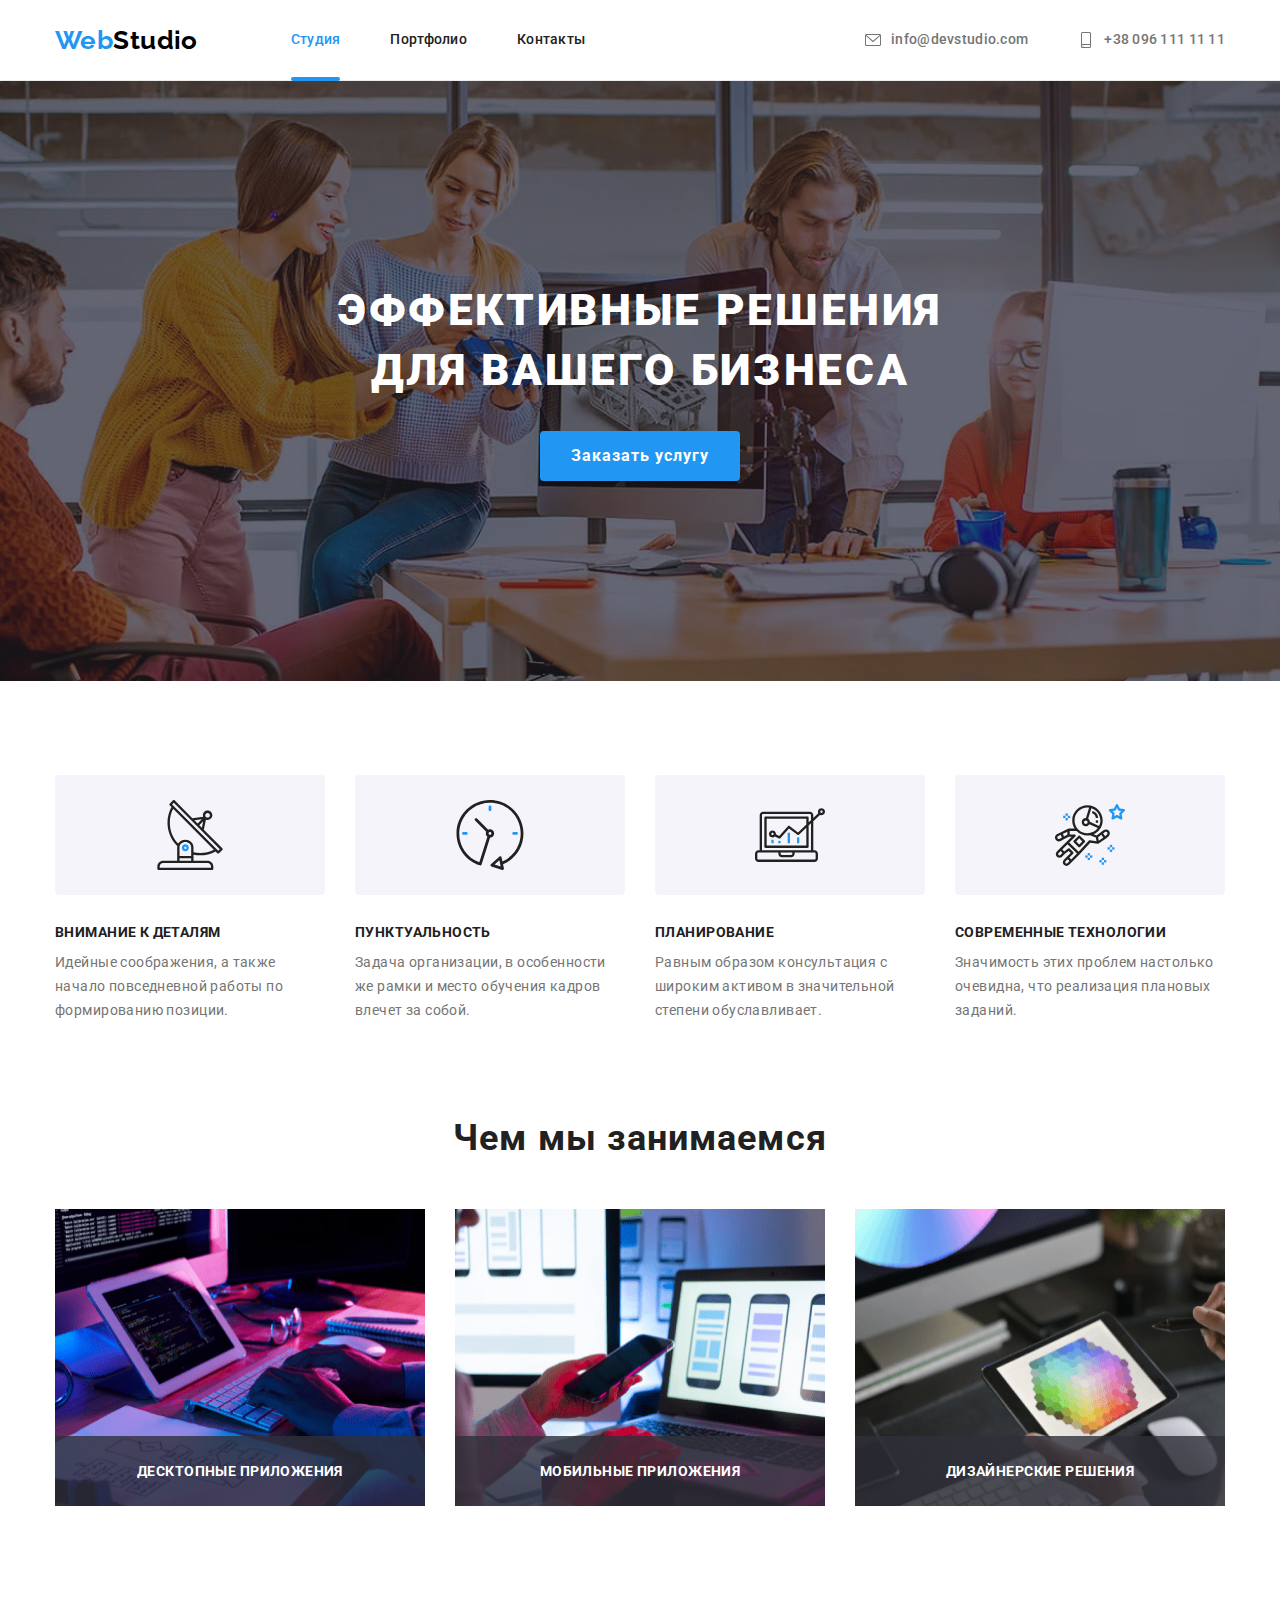
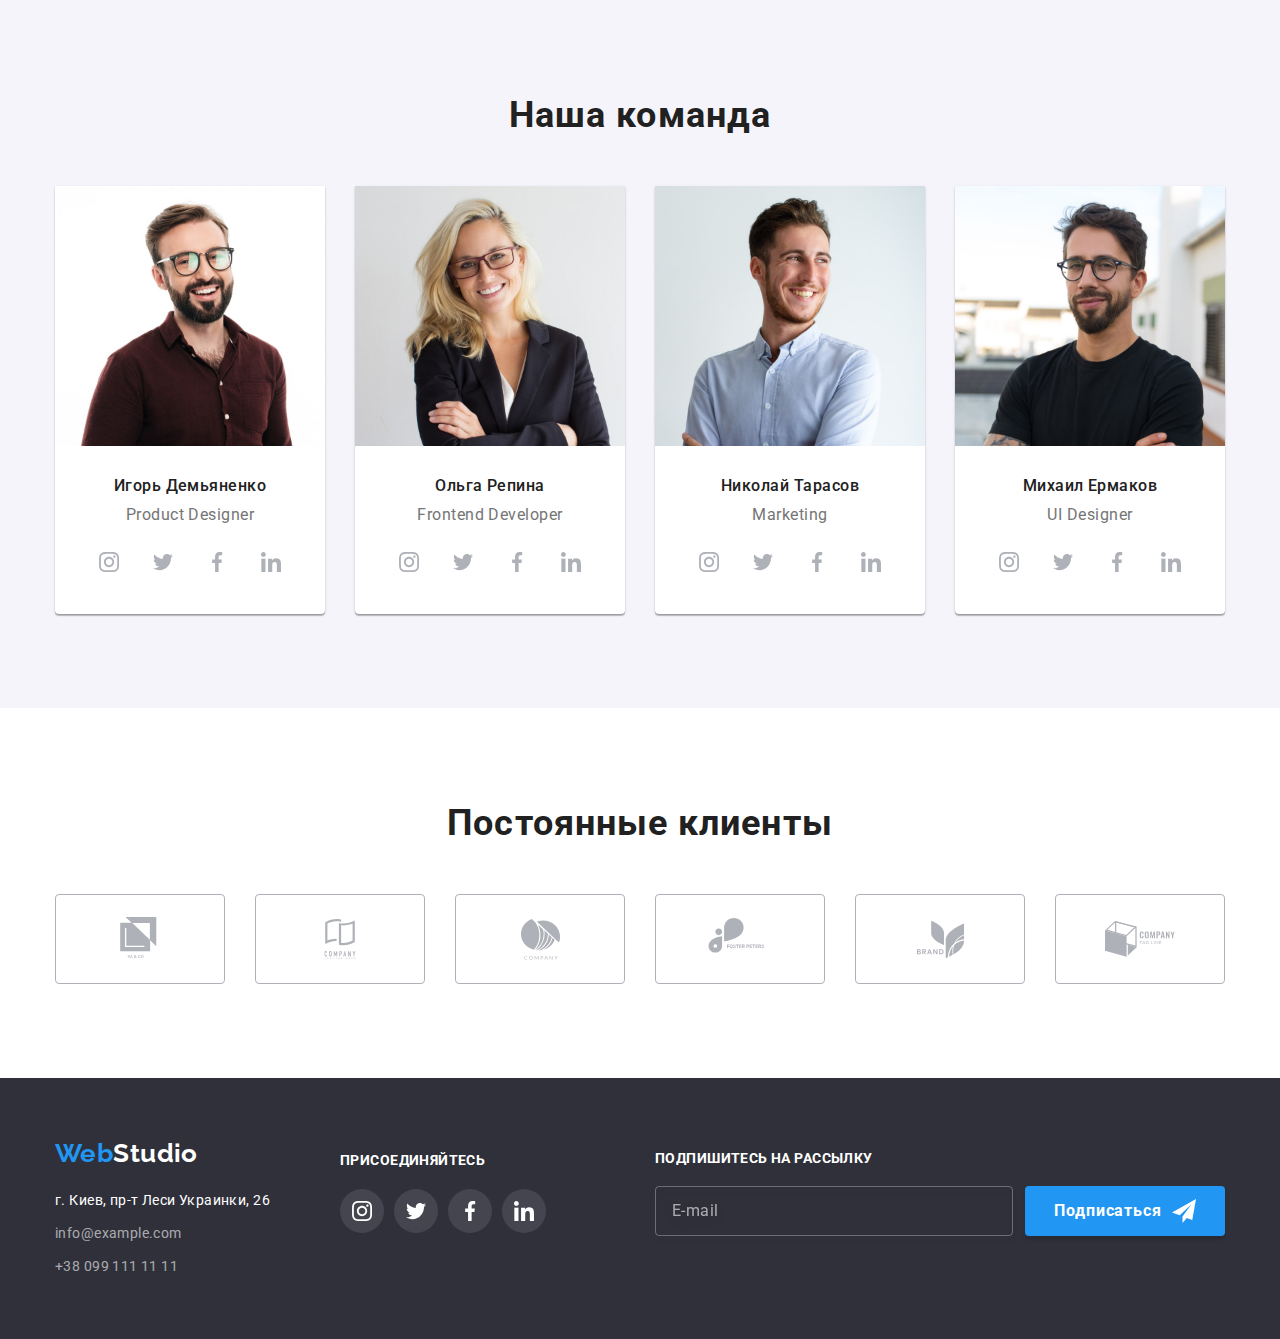
<file: index.html>
<!DOCTYPE html>
<html lang="ru">

<head>
    <meta charset="UTF-8">
    <meta name="viewport" content="width=device-width, initial-scale=1.0">
    <title>Portfolio</title>
    <link rel="stylesheet"
        href="https://cdnjs.cloudflare.com/ajax/libs/modern-normalize/1.0.0/modern-normalize.min.css">
    <link rel="preconnect" href="https://fonts.gstatic.com">
    <link
        href="https://fonts.googleapis.com/css2?family=Raleway:wght@600;700&family=Roboto:wght@400;500;700;900&display=swap"
        rel="stylesheet">
    <link rel="stylesheet" href="./css/styles.css">
</head>

<body>
    <header>
        <div class="container main-nav">
            <nav class="nav">
                <a class="logo-web" href="index.html">Web<span class="header-studio">Studio</span>
                </a>
        
                <ul class="site-nav">
                    <li class="item"><a class="nav-link current" href="./index.html">Студия</a></li>
                    <li class="item"><a class="nav-link" href="./portfolio.html">Портфолио</a></li>
                    <li class="item"><a class="nav-link" href="#">Контакты</a></li>
                </ul>
            </nav>
        
            <ul class="auth-nav">
                <li class="item">
                    <a class="auth-link" href="mailto:info@devstudio.com">
                        <svg class="auth-icon" width="16" height="16">
                            <use href="./images/sprite.svg#icon-mail"></use>
                        </svg>info@devstudio.com</a>
                </li>
                <li class="item"><a class="auth-link" href="tel:380961111111">
                        <svg class="auth-icon" width="16" height="16">
                            <use href="./images/sprite.svg#icon-smartphone"></use>
                        </svg>+38 096 111 11 11</a>
                </li>
            </ul>
        </div>
    </header>
    <main>
    <section class="hero">
        <div class="overlay">
        <div class="hero-container">
            <h1 class="hero-title">Эффективные решения для вашего бизнеса</h1>
            <button class="button" data-modal-open>Заказать услугу</button>
        </div>
        </div>
    </section>

    <section class="section">
        <div class="container">
        <h2 class="visually-hidden">Преимущества</h2>
        <ul class="advantages">
            <li class="advantages-item">
                <div class="advantages-bar">
                    <svg class="advantages-icon" width="70" height="70">
                        <use href="./images/sprite.svg#icon-antenna"></use>
                    </svg>
                </div>
                <h3 class="advantages-title">Внимание к деталям</h3>
                <p class="advantages-description">Идейные соображения, а также начало повседневной работы по формированию позиции.</p>
            </li>
            <li class="advantages-item">
                <div class="advantages-bar">
                    <svg class="advantages-icon" width="70" height="70">
                        <use href="./images/sprite.svg#icon-clock"></use>
                    </svg>
                </div>
                <h3 class="advantages-title">Пунктуальность</h3>
                <p class="advantages-description">Задача организации, в особенности же рамки и место обучения кадров влечет за собой.</p>
            </li>
            <li class="advantages-item">
                <div class="advantages-bar">
                    <svg class="advantages-icon" width="70" height="70">
                        <use href="./images/sprite.svg#icon-diagram"></use>
                    </svg>
                </div>
                <h3 class="advantages-title">Планирование</h3>
                <p class="advantages-description">Равным образом консультация с широким активом в значительной степени обуславливает.</p>
            </li>
            <li class="advantages-item">
                <div class="advantages-bar">
                    <svg class="advantages-icon" width="70" height="70">
                        <use href="./images/sprite.svg#icon-astronaut"></use>
                    </svg>
                </div>
                <h3 class="advantages-title">Современные технологии</h3>
                <p class="advantages-description">Значимость этих проблем настолько очевидна, что реализация плановых заданий.</p>
            </li>
        </ul>
        </div>
    </section>

    <section class="section-business">
        <div class="container">
        <h2 class="section-title">Чем мы занимаемся</h2>
            <ul class="business">
                <li class="business-item">
                    <img src="./images/box-1.png" alt="Человек набирает HTML код на планшете" width="370">
                    <div class="service">
                        <p class="service-name">Десктопные приложения</p>
                    </div>
                </li>
                <li class="business-item">
                    <img src="./images/box-2.png" alt="Женщина смотрит на смартфон, рядом включенный ноутбук" width="370">
                    <div class="service">
                        <p class="service-name">Мобильные приложения</p>
                    </div>
                </li>
                <li class="business-item">
                    <img src="./images/box-3.png" alt="Человек держит планшет в левой руке и собирается выбрать цвет из палитры" width="370">
                    <div class="service">
                        <p class="service-name">Дизайнерские решения</p>
                    </div>
                </li>
            </ul>
        </div>
    </section>

    <section class="section team">
        <div class="container">
        <h2 class="section-title">Наша команда</h2>
        <ul class="team-list">
            <li class="team-name">
                <img class="image" src="./images/team-card-1.jpg" alt="Бородатый мужчина в очках смеется" width="270">
                <h3 class="name">Игорь Демьяненко</h3>
                <p lang="en"  class="profession">Product Designer</p>
                    <ul class="team-social-link">
                        <li class="name-social-link">
                            <a class="social-link" href="">
                                <svg class="social-link-icon" width="20" height="20">
                                    <use href="./images/sprite.svg#icon-instagram"></use>
                                </svg>
                            </a>
                        </li>

                        <li class="name-social-link">
                            <a class="social-link" href="">
                                <svg class="social-link-icon" width="20" height="20">
                                    <use href="./images/sprite.svg#icon-twitter"></use>
                                </svg>
                            </a>
                        </li>

                        <li class="name-social-link">
                            <a class="social-link" href="">
                                <svg class="social-link-icon" width="20" height="20">
                                    <use href="./images/sprite.svg#icon-facebook"></use>
                                </svg>
                            </a>
                        </li>

                        <li class="name-social-link">
                            <a class="social-link" href="">
                                <svg class="social-link-icon" width="20" height="20">
                                    <use href="./images/sprite.svg#icon-linkedin"></use>
                                </svg>
                            </a>
                        </li>
                    </ul>
            </li>
            <li class="team-name">
                <img class="image" src="./images/team-card-2.jpg" alt="Девушка в очках улыбается" width="270">
                <h3 class="name">Ольга Репина</h3>
                <p lang="en" class="profession">Frontend Developer</p>
                    <ul class="team-social-link">
                        <li class="name-social-link">
                            <a class="social-link" href="">
                                <svg class="social-link-icon" width="20" height="20">
                                    <use href="./images/sprite.svg#icon-instagram"></use>
                                </svg>
                            </a>
                        </li>
                    
                        <li class="name-social-link">
                            <a class="social-link" href="">
                                <svg class="social-link-icon" width="20" height="20">
                                    <use href="./images/sprite.svg#icon-twitter"></use>
                                </svg>
                            </a>
                        </li>
                    
                        <li class="name-social-link">
                            <a class="social-link" href="">
                                <svg class="social-link-icon" width="20" height="20">
                                    <use href="./images/sprite.svg#icon-facebook"></use>
                                </svg>
                            </a>
                        </li>
                    
                        <li class="name-social-link">
                            <a class="social-link" href="">
                                <svg class="social-link-icon" width="20" height="20">
                                    <use href="./images/sprite.svg#icon-linkedin"></use>
                                </svg>
                            </a>
                        </li>
                    </ul>
            </li>

            <li class="team-name">
                <img class="image" src="./images/team-card-3.jpg" alt="Мужчина улыбается и смотрит в сторону" width="270">
                <h3 class="name">Николай Тарасов</h3>
                <p lang="en" class="profession">Marketing</p>
                    <ul class="team-social-link">
                        <li class="name-social-link">
                            <a class="social-link" href="">
                                <svg class="social-link-icon" width="20" height="20">
                                    <use href="./images/sprite.svg#icon-instagram"></use>
                                </svg>
                            </a>
                        </li>
                    
                        <li class="name-social-link">
                            <a class="social-link" href="">
                                <svg class="social-link-icon" width="20" height="20">
                                    <use href="./images/sprite.svg#icon-twitter"></use>
                                </svg>
                            </a>
                        </li>
                    
                        <li class="name-social-link">
                            <a class="social-link" href="">
                                <svg class="social-link-icon" width="20" height="20">
                                    <use href="./images/sprite.svg#icon-facebook"></use>
                                </svg>
                            </a>
                        </li>
                    
                        <li class="name-social-link">
                            <a class="social-link" href="">
                                <svg class="social-link-icon" width="20" height="20">
                                    <use href="./images/sprite.svg#icon-linkedin"></use>
                                </svg>
                            </a>
                        </li>
                    </ul>
            </li>
            <li class="team-name">
                <img class="image" src="./images/team-card-4.jpg" alt="Мужчина с бородой в очках улыбается" width="270">
                <h3 class="name">Михаил Ермаков</h3>
                <p lang="en" class="profession">UI Designer</p>
                    <ul class="team-social-link">
                        <li class="name-social-link">
                            <a class="social-link" href="">
                                <svg class="social-link-icon" width="20" height="20">
                                    <use href="./images/sprite.svg#icon-instagram"></use>
                                </svg>
                            </a>
                        </li>
                    
                        <li class="name-social-link">
                            <a class="social-link" href="">
                                <svg class="social-link-icon" width="20" height="20">
                                    <use href="./images/sprite.svg#icon-twitter"></use>
                                </svg>
                            </a>
                        </li>
                    
                        <li class="name-social-link">
                            <a class="social-link" href="">
                                <svg class="social-link-icon" width="20" height="20">
                                    <use href="./images/sprite.svg#icon-facebook"></use>
                                </svg>
                            </a>
                        </li>
                    
                        <li class="name-social-link">
                            <a class="social-link" href="">
                                <svg class="social-link-icon" width="20" height="20">
                                    <use href="./images/sprite.svg#icon-linkedin"></use>
                                </svg>
                            </a>
                        </li>
                    </ul>
            </li>
        </ul>
        </div>
    </section>

    <section class="section">
        <div class="container">
            <h2 class="section-title">Постоянные клиенты</h2>
                <ul class="clients">
                    <li class="clients-list">
                        <a class="clients-name" href="">
                            <svg class="social-link-icon" width="44" height="50">
                                <use href="./images/sprite.svg#icon-logo-1"></use>
                            </svg>
                        </a>
                    </li>

                    <li class="clients-list">
                        <a class="clients-name" href="">
                            <svg class="social-link-icon" width="40" height="52">
                                <use href="./images/sprite.svg#icon-logo-2"></use>
                            </svg>
                        </a>
                    </li>

                    <li class="clients-list">
                        <a class="clients-name" href="">
                            <svg class="social-link-icon" width="41" height="43">
                                <use href="./images/sprite.svg#icon-logo-3"></use>
                            </svg>
                        </a>
                    </li>

                    <li class="clients-list">
                        <a class="clients-name" href="">
                            <svg class="social-link-icon" width="80" height="42">
                                <use href="./images/sprite.svg#icon-logo-4"></use>
                            </svg>
                        </a>
                    </li>

                    <li class="clients-list">
                        <a class="clients-name" href="">
                            <svg class="social-link-icon" width="59" height="47">
                                <use href="./images/sprite.svg#icon-logo-5"></use>
                            </svg>
                        </a>
                    </li>

                    <li class="clients-list">
                        <a class="clients-name" href="">
                            <svg class="social-link-icon" width="90" height="70">
                                <use href="./images/sprite.svg#icon-logo-6"></use>
                            </svg>
                        </a>
                    </li>
                </ul>
        </div>

    </section>
    </main>

    <footer class="footer">
    <div class="container">
        <div class="container-adress">
        <a class="logo-web" href="/">Web<span class="footer-studio">Studio</span>
        </a>
        <address>г. Киев, пр-т Леси Украинки, 26</address>
        <ul>
            <li class="address-contact">
                <a class="item" href="mailto:info@example.com">info@example.com</a>
            </li>
            <li class="address-contact">
                <a class="item" href="tel:380991111111">+38 099 111 11 11</a>
            </li>
        </ul>
        </div>

        <div class="container-social-links">
            <p class="join-us">Присоединяйтесь</p>
                <ul class="social-links-footer">
                    <li class="social-links-item">
                        <a class="social-link" href="">
                        <svg class="social-link-icon" width="20" height="20">
                            <use href="./images/sprite.svg#icon-instagram"></use>
                        </svg>
                        </a>
                    </li>
                    <li class="social-links-item">
                        <a class="social-link" href="">
                        <svg class="social-link-icon" width="20" height="20">
                            <use href="./images/sprite.svg#icon-twitter"></use>
                        </svg>
                        </a>
                    </li>
                    <li class="social-links-item">
                        <a class="social-link" href="">
                        <svg class="social-link-icon" width="20" height="20">
                            <use href="./images/sprite.svg#icon-facebook"></use>
                        </svg>
                        </a>
                    </li>
                    <li class="social-links-item">
                        <a class="social-link" href="">
                        <svg class="social-link-icon" width="20" height="20">
                            <use href="./images/sprite.svg#icon-linkedin"></use>
                        </svg>
                        </a>
                    </li>
                </ul>
        </div>

        <div class="container-subscribe">
            <form action="" class="subscribe-field">
                <label class="subscribe-label">Подпишитесь на рассылку</label>
                <div class="subscribe-thub">
                    <input type="text" class="subscribe-input" placeholder="E-mail">
                    <button class=" button subscribe-btn">Подписаться
                        <span class="subscribe-icon">
                            <svg  width="24" height="24">
                            <use href="./images/sprite.svg#icon-send"></use>
                        </svg></span>
                    </button>
                </div>
            </form>
        </div>
    </div>
    </footer>

    <div class="backdrop is-hidden" data-modal>
        <div class="modal">
            <button class="close-btn" data-modal-close>
                <svg class="icon-close" width="11" height="11">
                    <use href="./images/sprite.svg#icon-close"></use>
                </svg>
            </button>
            <p class="modal-title">Оставьте свои данные, мы вам перезвоним</p>
            <form class="form-field">
                
                <label class="form-label">
                <span class="label-name">Имя</span>
                <div class="form-thub">
                    <input type="text" name="username" class="form-input">
                        <svg class="form-icon" width="18" height="18">
                            <use href="./images/sprite.svg#icon-person"></use>
                        </svg>
                </div>
                </label>
                
                <label class="form-label">
                    <span class="label-name">Телефон</span>
                    <div class="form-thub">
                        <input type="tel" name="tel" class="form-input">
                        <svg class="form-icon" width="18" height="18">
                            <use href="./images/sprite.svg#icon-phone"></use>
                        </svg>
                    </div>
                </label>

                <label class="form-label">
                    <span class="label-name">Почта</span>
                    <div class="form-thub">
                        <input type="email" name="email" class="form-input">
                        <svg class="form-icon" width="18" height="18">
                            <use href="./images/sprite.svg#icon-email"></use>
                        </svg>
                    </div>
                </label>

                <label class="form-label comments">
                    <span class="label-name">Комментарий</span>
                    <textarea name="comments" rows="7" placeholder="Введите текст" class="textarea form-input"></textarea>
                </label>

                <label class="form-label-agree">
                    <input class="checkbox visually-hidden" type="checkbox" name="agree">
                    <span class="checkbox-icon"></span>
                    <span class="label-name agree">Соглашаюсь с рассылкой и принимаю
                        <a href="" class="agree-link">Условия договора</a>
                    </span>
                </label>
                <button class="button send">Отправить</button>
            </form>
           
        </div>
    </div>

<script src="./js/modal.js"></script>
</body>
</html>
</file>
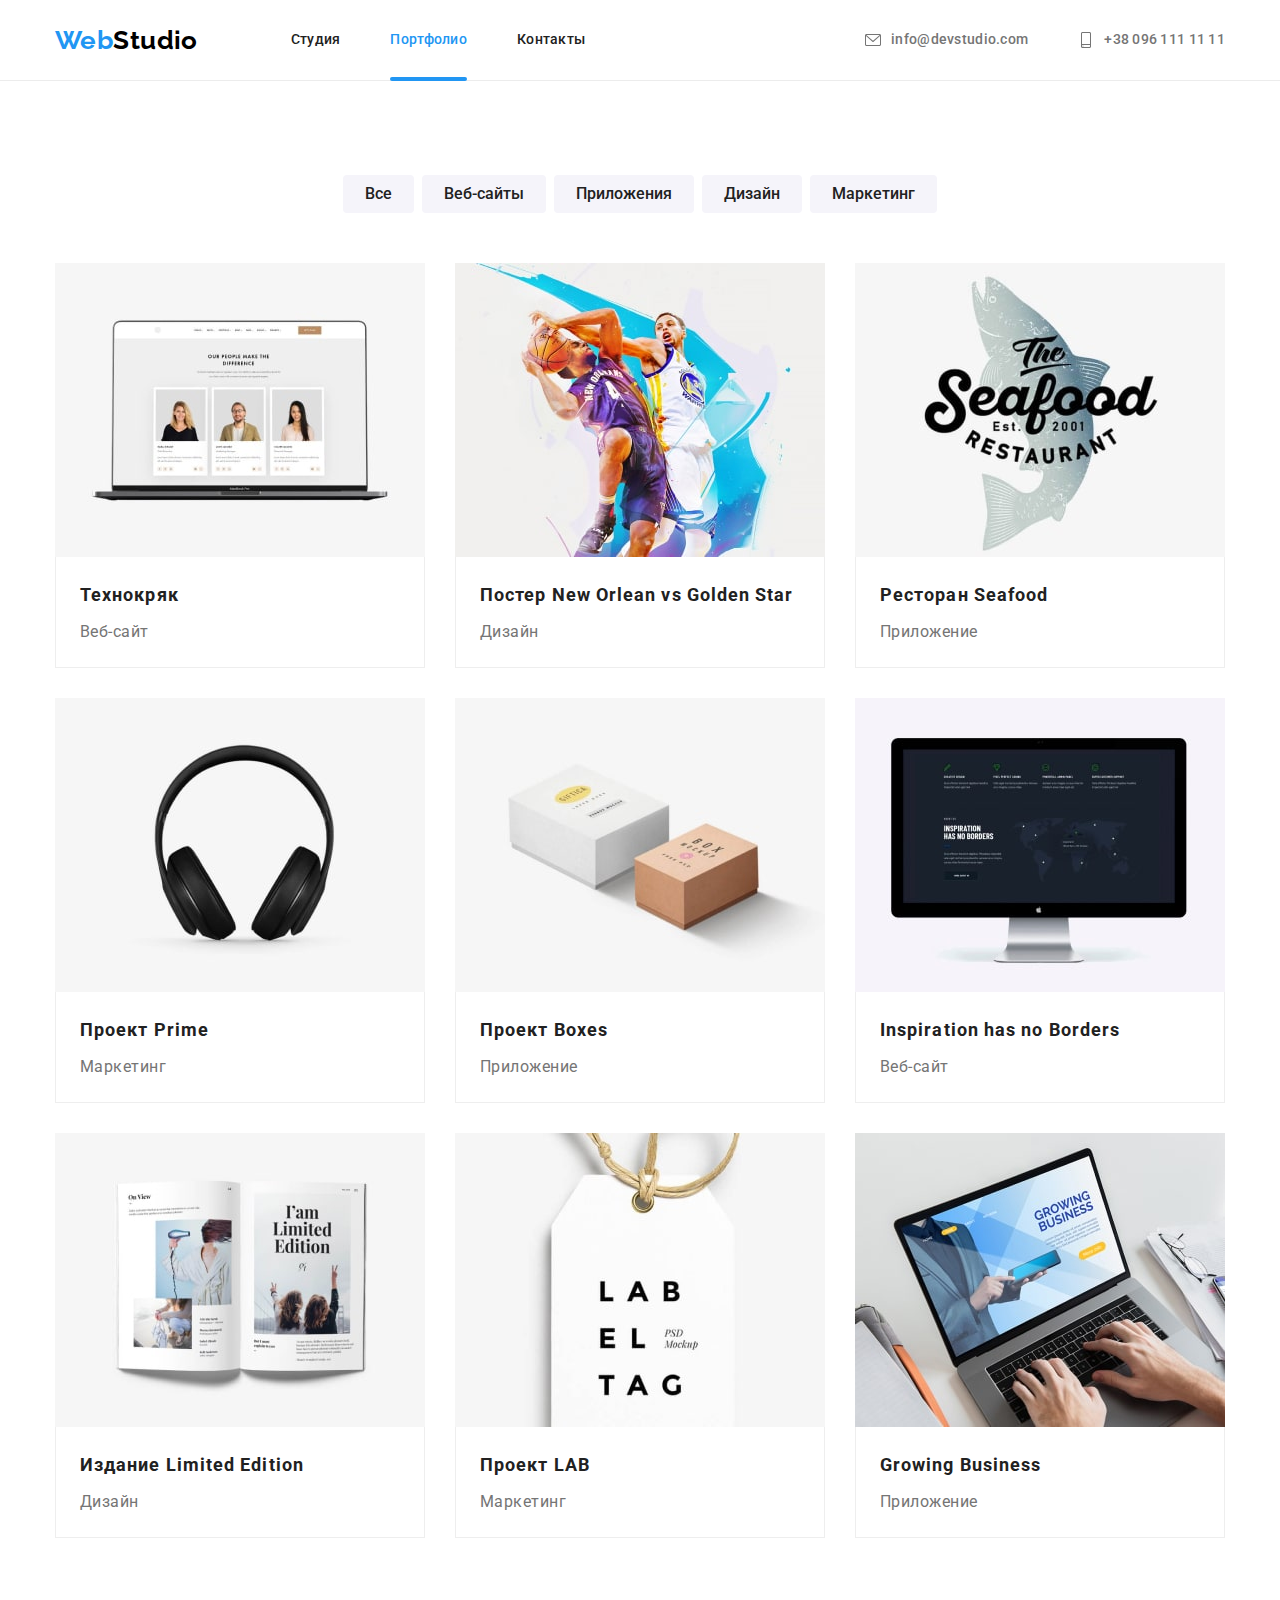
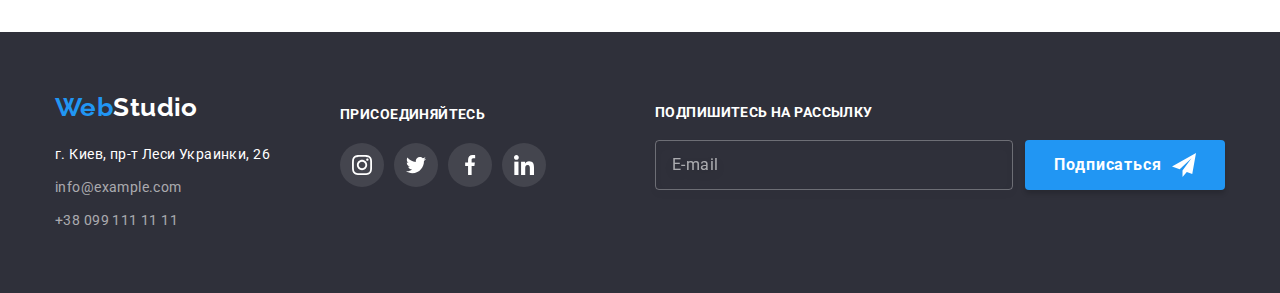
<file: portfolio.html>
<!DOCTYPE html>
<html lang="ru">

<head>
    <meta charset="UTF-8">
    <meta name="viewport" content="width=device-width, initial-scale=1.0">
    <title>Portfolio</title>
    <link rel="stylesheet" href="https://cdnjs.cloudflare.com/ajax/libs/modern-normalize/1.0.0/modern-normalize.min.css">
    <link rel="preconnect" href="https://fonts.gstatic.com">
    <link
        href="https://fonts.googleapis.com/css2?family=Raleway:wght@600;700&family=Roboto:wght@400;500;700;900&display=swap"
        rel="stylesheet">
    <link rel="stylesheet" href="./css/styles.css">
</head>
<body>
    <header>
        <div class="container main-nav">
            <nav class="nav">
                <a class="logo-web" href="index.html">Web<span class="header-studio">Studio</span>
                </a>
    
                <ul class="site-nav">
                    <li class="item"><a class="nav-link" href="./index.html">Студия</a></li>
                    <li class="item"><a class="nav-link current" href="./portfolio.html">Портфолио</a></li>
                    <li class="item"><a class="nav-link" href="#">Контакты</a></li>
                </ul>
            </nav>
    
            <ul class="auth-nav">
                <li class="item">
                    <a class="auth-link" href="mailto:info@devstudio.com">
                        <svg class="auth-icon" width="16" height="16">
                            <use href="./images/sprite.svg#icon-mail"></use>
                        </svg>info@devstudio.com</a>
                </li>
                <li class="item"><a class="auth-link" href="tel:380961111111">
                        <svg class="auth-icon" width="16" height="16">
                            <use href="./images/sprite.svg#icon-smartphone"></use>
                        </svg>+38 096 111 11 11</a>
                </li>
            </ul>
        </div>
    </header>
    <main>
        <section class="section">
        <div class="container">
            <h2 class="visually-hidden">Портфолио</h2>
            <ul class="nav-portfolio">
                <li class="list-portfolio">
                    <button type="button" class="btn-portfolio">Все</button>
                </li>
                <li class="list-portfolio"> 
                    <button type="button" class="btn-portfolio">Веб-сайты</button>
                </li>
                <li class="list-portfolio">
                    <button type="button" class="btn-portfolio">Приложения</button>
                </li>
                <li class="list-portfolio">
                    <button type="button" class="btn-portfolio">Дизайн</button>
                </li>
                <li class="list-portfolio">
                    <button type="button" class="btn-portfolio">Маркетинг</button>
                </li>
            </ul>

            <ul class="examples">
                <li class="examples-item">
                    <a class="examples-link" href="">
                        <div class="examples-thumb">
                            <img class="image" src="./images/img-01.jpg" alt="Технокряк" width="370">
                            <div class="portfolio-overlay">
                                <p>Технокряк это современная площадка распространения счастья. Компании используют платформу для цифрового шпионажа и атак на защищенные сервера конкурентов.</p>
                            </div>
                        </div>
                        <div class="examples-box">
                            <h3 class="examples-title">Технокряк</h3>
                            <p class="examples-description">Веб-сайт</p>
                        </div>
                    </a>
                </li>
                <li class="examples-item">
                    <a class="examples-link" href="">
                        <div class="examples-thumb">
                            <img class="image" src="./images/img-1.jpg" alt="Постер New Orlean vs Golden Star" width="370">
                            <div class="portfolio-overlay">
                                <p>New Orlean vs Golden Star это современная площадка распространения счастья. Компании используют платформу для цифрового шпионажа и атак на защищенные сервера конкурентов.</p>
                            </div>
                        </div>
                        <div class="examples-box">
                                <h3 class="examples-title">Постер New Orlean vs Golden Star</h3>
                                <p class="examples-description">Дизайн</p>
                            </div>
                    </a>
                </li>
                <li class="examples-item">
                    <a class="examples-link" href="">
                        <div class="examples-thumb">
                            <img class="image" src="./images/img-2.jpg" alt="Ресторан Seafood" width="370">
                            <div class="portfolio-overlay">
                                <p>Ресторан Seafood это современная площадка распространения счастья. Компании используют платформу для цифрового шпионажа и атак на защищенные сервера конкурентов.</p>
                            </div>
                        </div>
                        <div class="examples-box">
                                <h3 class="examples-title">Ресторан Seafood</h3>
                                <p class="examples-description">Приложение</p>
                            </div>
                    </a>
                </li>
                <li class="examples-item">
                    <a class="examples-link" href="">
                        <div class="examples-thumb">
                            <img class="image" src="./images/img-3.jpg" alt="Проект Prime" width="370">
                            <div class="portfolio-overlay">
                                <p>Проект Prime это современная площадка распространения счастья. Компании используют платформу для цифрового шпионажа и атак на защищенные сервера конкурентов.</p>
                            </div>
                        </div>
                        <div class="examples-box">
                                <h3 class="examples-title">Проект Prime</h3>
                                <p class="examples-description">Маркетинг</p>
                            </div>
                    </a>
                </li>
                <li class="examples-item">
                    <a class="examples-link" href="">
                        <div class="examples-thumb">
                            <img class="image" src="./images/img-4.jpg" alt="Проект Boxes" width="370">
                            <div class="portfolio-overlay">
                                <p>Проект Boxes это современная площадка распространения счастья. Компании используют платформу для цифрового шпионажа и атак на защищенные сервера конкурентов.</p>
                            </div>
                        </div>
                        <div class="examples-box">
                                <h3 class="examples-title">Проект Boxes</h3>
                                <p class="examples-description">Приложение</p>
                            </div>
                    </a>
                </li>
                <li class="examples-item">
                    <a class="examples-link" href="">
                        <div class="examples-thumb">
                            <img class="image" src="./images/img-5.jpg" alt="Inspiration has no Borders" width="370">
                            <div class="portfolio-overlay">
                                <p>Inspiration это современная площадка распространения счастья. Компании используют платформу для цифрового шпионажа и атак на защищенные сервера конкурентов.</p>
                            </div>
                        </div>
                        <div class="examples-box">
                                <h3 class="examples-title">Inspiration has no Borders</h3>
                                <p class="examples-description">Веб-сайт</p>
                            </div>
                    </a>
                </li>
                <li class="examples-item">
                    <a class="examples-link" href="">
                        <div class="examples-thumb">
                            <img class="image" src="./images/img-6.jpg" alt="Издание Limited Edition" width="370">
                            <div class="portfolio-overlay">
                                <p>Издание Limited Edition это современная площадка распространения счастья. Компании используют платформу для цифрового шпионажа и атак на защищенные сервера конкурентов.</p>
                            </div>
                        </div>
                        <div class="examples-box">
                                <h3 class="examples-title">Издание Limited Edition</h3>
                                <p class="examples-description">Дизайн</p>
                            </div>
                    </a>
                </li>
                <li class="examples-item">
                    <a class="examples-link" href="">
                        <div class="examples-thumb">
                            <img class="image" src="./images/img-7.jpg" alt="Проект LAB" width="370">
                            <div class="portfolio-overlay">
                                <p>Проект LAB это современная площадка распространения счастья. Компании используют платформу для цифрового шпионажа и атак на защищенные сервера конкурентов.</p>
                            </div>
                        </div>
                        <div class="examples-box">
                                <h3 class="examples-title">Проект LAB</h3>
                                <p class="examples-description">Маркетинг</p>
                            </div>
                    </a>
                </li>
                <li class="examples-item">
                    <a class="examples-link" href="">
                        <div class="examples-thumb">
                            <img class="image" src="./images/img-8.jpg" alt="Growing Business" width="370">
                            <div class="portfolio-overlay">
                                <p>Growing Business это современная площадка распространения счастья. Компании используют платформу для цифрового шпионажа и атак на защищенные сервера конкурентов.</p>
                            </div>
                        </div>
                        <div class="examples-box">
                                <h3 class="examples-title">Growing Business</h3>
                                <p class="examples-description">Приложение</p>
                            </div>
                    </a>
                </li>
                
            </ul>
        </div>
        </section>
    </main>
            <footer class="footer">
                <div class="container">
                    <div class="container-adress">
                        <a class="logo-web" href="/">Web<span class="footer-studio">Studio</span>
                        </a>
                        <address>г. Киев, пр-т Леси Украинки, 26</address>
                        <ul>
                            <li class="address-contact">
                                <a class="item" href="mailto:info@example.com">info@example.com</a>
                            </li>
                            <li class="address-contact">
                                <a class="item" href="tel:380991111111">+38 099 111 11 11</a>
                            </li>
                        </ul>
                    </div>
            
                    <div class="container-social-links">
                        <p class="join-us">Присоединяйтесь</p>
                        <ul class="social-links-footer">
                            <li class="social-links-item">
                                <a class="social-link" href="">
                                    <svg class="social-link-icon" width="20" height="20">
                                        <use href="./images/sprite.svg#icon-instagram"></use>
                                    </svg>
                                </a>
                            </li>
                            <li class="social-links-item">
                                <a class="social-link" href="">
                                    <svg class="social-link-icon" width="20" height="20">
                                        <use href="./images/sprite.svg#icon-twitter"></use>
                                    </svg>
                                </a>
                            </li>
                            <li class="social-links-item">
                                <a class="social-link" href="">
                                    <svg class="social-link-icon" width="20" height="20">
                                        <use href="./images/sprite.svg#icon-facebook"></use>
                                    </svg>
                                </a>
                            </li>
                            <li class="social-links-item">
                                <a class="social-link" href="">
                                    <svg class="social-link-icon" width="20" height="20">
                                        <use href="./images/sprite.svg#icon-linkedin"></use>
                                    </svg>
                                </a>
                            </li>
                        </ul>
                    </div>

                    <div class="container-subscribe">
                        <form action="" class="subscribe-field">
                            <label class="subscribe-label">Подпишитесь на рассылку</label>
                            <div class="subscribe-thub">
                                <input type="text" class="subscribe-input" placeholder="E-mail">
                                <button class=" button subscribe-btn">Подписаться
                                    <span class="subscribe-icon">
                                        <svg width="24" height="24">
                                            <use href="./images/sprite.svg#icon-send"></use>
                                        </svg></span>
                                </button>
                            </div>
                        </form>
                    </div>
                </div>
            </footer>

</body>

</html>
</file>
<file: css/styles.css>
:root {
  --main-dark-color: #212121;
  --second-dark-color: #757575;
  --main-white-color: #ffffff;
  --accent: #2196f3;
  --dark-background: #2f303a;
  --light-background: #f5f4fa;
  --btn-shadow: 0px 4px 4px rgba(0, 0, 0, 0.15);
  --social-link-color: #afb1b8;
  --timing-function: cubic-bezier(0.4, 0, 0.2, 1);
  --time-animation: 250ms;
}

body {
  margin: 0;
  font-family: Roboto, sans-serif;
  font-style: normal;
  font-weight: 400;
  font-size: 14px;
  letter-spacing: 0.03em;
  background: #ffffff;
  color: var(--second-dark-color);
}

svg {
  display: block;
}

a {
  text-decoration: none;
}

ul {
  margin: 0;
  padding: 0;
  list-style: none;
}

.container {
  width: 1200px;
  margin-right: auto;
  margin-left: auto;
  padding-right: 15px;
  padding-left: 15px;
}

/* Logo */

.logo-web {
  display: block;
  margin-right: 93px;

  color: var(--accent);
  font-family: Raleway, sans-serif;
  font-weight: 700;
  font-size: 26px;
  line-height: 1.19;
}

.header-studio {
  color: #000000;
}

.footer-studio {
  color: var(--main-white-color);
}

/* Header */

header {
  border-bottom: 1px solid #ececec;
}

.main-nav {
  display: flex;
  align-items: center;
}

.nav {
  display: flex;
  align-items: center;
}

.site-nav {
  display: flex;
}

.site-nav .item:not(:last-child) {
  margin-right: 50px;
}

.site-nav,
.auth-nav {
  list-style: none;
  font-weight: 500;
  font-size: 14px;
  line-height: 1.14;
  letter-spacing: 0.02em;
}

.nav-link {
  position: relative;

  display: block;
  padding-top: 32px;
  padding-bottom: 32px;
  color: var(--main-dark-color);

  transition-property: color;
  transition-duration: var(--time-animation);
  transition-timing-function: var(--timing-function);
}

.nav-link.current {
  color: var(--accent);
}

.item {
  position: relative;
}

.nav-link.current::after {
  content: '';

  position: absolute;
  bottom: -1px;
  left: 0;

  display: block;
  width: 100%;
  height: 4px;
  background-color: var(--accent);
  border-radius: 2px;
}

.nav-link:hover,
.nav-link:focus {
  color: var(--accent);
  outline: transparent;
}

.auth-nav {
  display: flex;
  margin-left: auto;
}

.auth-nav .item:not(:last-child) {
  margin-right: 50px;
}

.auth-link {
  display: flex;
  align-items: center;
  padding-top: 32px;
  padding-bottom: 32px;
  color: var(--second-dark-color);

  transition-property: color;
  transition-duration: var(--time-animation);
  transition-timing-function: var(--timing-function);
}

.auth-link:hover,
.auth-link:focus {
  color: var(--accent);
}

.auth-icon {
  margin-right: 10px;
  fill: currentColor;
}

/* Hero */

.hero {
  background-color: #c4c4c4;
}

.overlay {
  max-width: 1600px;
  height: 600px;
  padding-top: 200px;
  padding-bottom: 200px;
  margin: 0 auto;
  background-image: linear-gradient(
      to right,
      rgba(47, 48, 58, 0.4),
      rgba(47, 48, 58, 0.4)
    ),
    url(../images/Img-Overlay-min.jpg);
  background-position: center;
  background-size: cover;
}

.hero-container {
  width: 696px;
  margin-left: auto;
  margin-right: auto;
  text-align: center;
}

.hero-title {
  margin-top: 0;
  margin-bottom: 30px;
  color: var(--main-white-color);
  font-weight: 900;
  font-size: 44px;
  line-height: 1.36;
  letter-spacing: 0.06em;
  text-transform: uppercase;
}

/* Main */

.section {
  padding-top: 94px;
  padding-bottom: 94px;
}

.section-title {
  margin: 0;
  font-weight: 700;
  font-size: 36px;
  line-height: 1.17;
  text-align: center;
  letter-spacing: 0.03em;
  color: var(--main-dark-color);
}

.advantages {
  display: flex;
}

.advantages-item {
  width: 270px;
}

.advantages-item:not(:last-child) {
  margin-right: 30px;
}

.advantages-bar {
  padding: 25px 100px;
  margin-bottom: 30px;
  border-radius: 4px;
  background: var(--light-background);
}

.advantages-title {
  margin-top: 0;
  margin-bottom: 10px;
  font-weight: 700;
  font-size: 14px;
  line-height: 1.14;
  letter-spacing: 0.03em;
  text-transform: uppercase;
  color: var(--main-dark-color);
}

.advantages-description {
  margin: 0;
  line-height: 1.71;
}

.section-business {
  padding-top: 0;
  padding-bottom: 94px;
}

.business {
  display: flex;
  margin-top: 50px;
}

.business-item:not(:last-child) {
  margin-right: 30px;
}

.business-item > img {
  height: 100%;
}

.business-item {
  position: relative;
}

.service {
  position: absolute;
  bottom: 0;
  left: 0;
  width: 100%;
  height: 70px;
  background-color: rgba(47, 48, 58, 0.8);
  color: var(--main-white-color);
  display: flex;
  align-items: center;
  justify-content: center;
}

.service-name {
  margin: 0;
  font-weight: 700;
  text-transform: uppercase;
}

.team {
  background: var(--light-background);
}

.team-list {
  display: flex;
  margin-top: 50px;
}

.team-name {
  width: 270px;
  background: var(--main-white-color);
  box-shadow: 0px 1px 3px rgba(0, 0, 0, 0.12), 0px 1px 1px rgba(0, 0, 0, 0.14),
    0px 2px 1px rgba(0, 0, 0, 0.2);
  border-radius: 0px 0px 4px 4px;
}

.team-name:not(:last-child) {
  margin-right: 30px;
}

.image {
  display: block;
}

.team-list .name {
  margin-top: 30px;
  margin-bottom: 10px;
  color: var(--main-dark-color);
  font-weight: 500;
  font-size: 16px;
  line-height: 1.19;
  text-align: center;
  letter-spacing: 0.03em;
}

.team-list .profession {
  margin-top: 0;
  margin-bottom: 16px;
  font-size: 16px;
  line-height: 1.19;
  text-align: center;
  letter-spacing: 0.03em;
}

.team-social-link {
  display: flex;
  justify-content: center;
  margin-bottom: 30px;
}

.name-social-link:not(:last-child) {
  margin-right: 10px;
}

.social-link {
  display: flex;
  justify-content: center;
  align-items: center;
  width: 44px;
  height: 44px;
  border-radius: 50%;
  color: var(--social-link-color);

  transition-property: color, background-color;
  transition-duration: var(--time-animation);
  transition-timing-function: var(--timing-function);
}

.social-link-icon {
  fill: currentColor;
}

.social-link:hover,
.social-link:focus {
  background-color: var(--accent);
  color: var(--main-white-color);
}

.clients {
  display: flex;
  justify-content: center;
  align-items: center;
  margin-top: 50px;
}

.clients-list {
  width: 170px;
  height: 90px;
}

.clients-list:not(:last-child) {
  margin-right: 30px;
}

.clients-name {
  display: flex;
  justify-content: center;
  align-items: center;
  width: 100%;
  height: 100%;
  border-radius: 4px;
  border: 1px solid var(--social-link-color);
  color: var(--social-link-color);

  transition-property: color, border;
  transition-duration: var(--time-animation);
  transition-timing-function: var(--timing-function);
}

.clients-name:hover,
.clients-name:focus {
  color: var(--accent);
  border: 1px solid var(--accent);
}

/* Footer */

.footer {
  padding-top: 60px;
  padding-bottom: 60px;
  background: var(--dark-background);
}

.footer .container {
  display: flex;
}

.container-adress {
  margin-right: 70px;
}

.footer .logo-web {
  display: inline-block;
  margin-bottom: 20px;
  margin-right: 0;
}

address {
  margin-bottom: 9px;
  font-style: normal;
  line-height: 1.71;
  color: var(--main-white-color);
}

.address-contact .item {
  line-height: 1.71;
  color: rgba(255, 255, 255, 0.6);
}

.address-contact:not(:last-child) {
  margin-bottom: 9px;
}

.container-social-links {
  margin-top: 15px;
}
.join-us {
  margin-top: 0;
  margin-bottom: 20px;
  font-weight: 700;
  line-height: 1.14;
  text-transform: uppercase;
  color: var(--main-white-color);
}

.social-links-footer {
  display: flex;
}

.social-links-item:not(:last-child) {
  margin-right: 10px;
}

.footer .social-link {
  background-color: rgba(255, 255, 255, 0.1);
  color: var(--main-white-color);

  transition-property: background-color;
  transition-duration: var(--time-animation);
  transition-timing-function: var(--timing-function);
}

.social-link:hover,
.social-link:focus {
  background-color: var(--accent);
}

/* Button */

.button {
  display: flex;
  align-items: center;
  justify-content: center;
  margin-left: auto;
  margin-right: auto;
  width: 200px;
  height: 50px;

  font-weight: 700;
  font-size: 16px;
  line-height: 1.88;
  letter-spacing: 0.06em;
  background-color: var(--accent);
  color: var(--main-white-color);
  box-shadow: var(--btn-shadow);

  border-radius: 4px;
  border: transparent;
  cursor: pointer;

  transition-property: color, background-color;
  transition-duration: var(--time-animation);
  transition-timing-function: var(--timing-function);
}

.button:hover,
.button:focus {
  background-color: var(--main-white-color);
  color: var(--accent);
}

button {
  color: var(--main-dark-color);
  background: #f5f4fa;
}
/* Portfolio */

.container.portfolio {
  padding-top: 94px;
  padding-bottom: 94px;
}

.visually-hidden {
  position: absolute;
  clip: rect(0 0 0 0);
  width: 1px;
  height: 1px;
  margin: -1px;
}

.nav-portfolio {
  display: flex;
  justify-content: center;
  margin-bottom: 50px;
}

.list-portfolio:not(:last-child) {
  margin-right: 8px;
}

.btn-portfolio {
  display: inline-block;
  padding: 6px 22px;
  font-weight: 500;
  font-size: 16px;
  line-height: 1.63;
  border-style: none;
  border-radius: 4px;
  outline: transparent;
  cursor: pointer;

  transition-property: color, background, box-shadow;
  transition-duration: var(--time-animation);
  transition-timing-function: var(--timing-function);
}

.btn-portfolio:hover,
.btn-portfolio:focus {
  color: var(--main-white-color);
  background: var(--accent);
  box-shadow: var(--btn-shadow);
}

.examples {
  display: flex;
  flex-wrap: wrap;
  margin: -15px;
}

.examples-item {
  width: 370px;
  margin: 15px;
  background: #ffffff;

  transition-property: box-shadow;
  transition-duration: var(--time-animation);
  transition-timing-function: var(--timing-function);
}

.examples-item:hover,
.examples-item:focus {
  display: block;
  box-shadow: var(--btn-shadow);
  outline: none;
}

.examples-thumb {
  position: relative;
  overflow: hidden;
}

.portfolio-overlay {
  position: absolute;
  width: 100%;
  height: 100%;
  top: 0;
  left: 0;
  display: flex;
  align-items: center;
  justify-content: center;
  padding: 59px 24px 63px 24px;

  background-color: rgba(33, 150, 243, 0.9);
  transform: translateY(100%);

  transition-property: transform;
  transition-duration: var(--time-animation);
  transition-timing-function: var(--timing-function);
}

.examples-item:hover .portfolio-overlay,
.examples-item:focus-within .portfolio-overlay {
  transform: translateY(0);
}

.portfolio-overlay > p {
  margin: 0;
  font-size: 18px;
  line-height: 1.56;
  color: var(--main-white-color);
}

.examples-box {
  padding: 20px 24px;
  border-right: 1px solid #eeeeee;
  border-bottom: 1px solid #eeeeee;
  border-left: 1px solid #eeeeee;
}

.examples-title {
  margin-top: 0;
  margin-bottom: 4px;
  font-weight: 700;
  font-size: 18px;
  line-height: 2;
  letter-spacing: 0.06em;
  color: var(--main-dark-color);
}

.examples-description {
  margin: 0px;
  font-size: 16px;
  line-height: 1.88;
  letter-spacing: 0.03em;
  color: var(--second-dark-color);
}

.backdrop {
  position: fixed;
  top: 0;
  left: 0;

  width: 100%;
  height: 100%;
  background-color: rgba(0, 0, 0, 0.2);

  opacity: 1;
  transition: opacity var(--time-animation) var(--timing-function);
}

.backdrop.is-hidden {
  opacity: 0;
  pointer-events: none;
}

.backdrop.is-hidden .modal {
  transform: translate(-50%, -50%) rotate(-360deg);
}

.modal {
  position: absolute;
  top: 50%;
  left: 50%;

  width: 528px;
  min-height: 581px;
  background-color: var(--main-white-color);

  transform: translate(-50%, -50%) rotate(360deg);

  transition: transform var(--time-animation) var(--timing-function);
}

.close-btn {
  position: absolute;
  top: 8px;
  right: 8px;
  display: flex;
  justify-content: center;
  align-items: center;
  width: 30px;
  height: 30px;
  border-radius: 50%;
  color: #000000;
  background-color: var(--main-white-color);
  border: 1px rgba(0, 0, 0, 0.1) solid;
  cursor: pointer;
}

.icon-close {
  fill: currentColor;
  transition: fill var(--time-animation) var(--timing-function);
}

.close-btn:hover .icon-close {
  fill: var(--accent);
}

.container-subscribe {
  margin-top: 12px;
  margin-left: auto;
}

.subscribe-label {
  display: inline-block;
  margin-bottom: 20px;
  font-weight: 700;
  color: var(--main-white-color);
  text-transform: uppercase;
}

.subscribe-thub {
  display: flex;
}

.subscribe-input {
  width: 358px;
  height: 50px;
  padding-left: 16px;
  margin-right: 12px;
  background-color: transparent;
  border-radius: 4px;
  border: 1px solid rgba(255, 255, 255, 0.3);
  filter: drop-shadow(0px 4px 4px rgba(0, 0, 0, 0.15));

  transition-property: border;
  transition-duration: var(--time-animation);
  transition-timing-function: var(--timing-function);
}

.subscribe-input::placeholder {
  font-size: 16px;
  line-height: 1.25;
  letter-spacing: 0.03em;
  color: rgba(255, 255, 255, 0.6);
}

.subscribe-btn {
  box-shadow: var(--btn-shadow);
}

.subscribe-icon {
  display: inline-block;
  width: 24px;
  height: 24px;
  margin-left: 10px;
  fill: currentColor;
  transition-property: fill, background, box-shadow;
  transition-duration: var(--time-animation);
  transition-timing-function: var(--timing-function);
}

.subscribe-icon:hover,
.subscribe-icon:focus {
  background-color: var(--main-white-color);
  color: var(--accent);
}

.modal {
  padding: 40px;
}

.modal-title {
  margin: 0;
  margin-bottom: 12px;
  font-weight: 700;
  font-size: 20px;
  line-height: 1.15;
  text-align: center;
  color: var(--main-dark-color);
}

.form-label {
  display: inline-block;
  margin-bottom: 10px;
}

.label-name {
  display: inline-block;
  margin-bottom: 4px;
  font-size: 12px;
  line-height: 1.17;
  letter-spacing: 0.01em;
  color: var(--second-dark-color);
}

.form-thub {
  position: relative;
}

.form-input {
  display: block;
  min-width: 448px;
  padding: 11px 42px;
  border: 1px solid rgba(33, 33, 33, 0.2);
  border-radius: 4px;

  transition-property: border, fill;
  transition-duration: var(--time-animation);
  transition-timing-function: var(--timing-function);
}

.form-input:focus,
.subscribe-input:focus {
  outline: transparent;
  border: 1px solid var(--accent);
}

.form-input:focus + .form-icon {
  fill: var(--accent);
  transition-property: fill;
  transition-duration: var(--time-animation);
  transition-timing-function: var(--timing-function);
}

.textarea {
  padding: 12px 16px;
  margin-bottom: 10px;
  resize: none;
  font-size: 12px;
}

.textarea::placeholder {
  color: rgba(117, 117, 117, 0.5);
  font-size: 12px;
  line-height: 1.17;
  letter-spacing: 0.01em;
}

.form-icon {
  position: absolute;

  top: 50%;
  left: 12px;

  transform: translateY(-50%);
}

.form-label-agree {
  position: relative;
}

.checkbox-icon {
  position: absolute;
  top: 0;
  left: 12px;
  border: 1px solid var(--main-dark-color);
  width: 15px;
  height: 15px;
  border-radius: 3px;
}

.checkbox:checked + .checkbox-icon {
  border-color: var(--accent);
  background-color: var(--accent);
  background-image: url(../images/full-check.svg);
  background-size: contain;
  background-origin: border-box;
}

.label-name.agree {
  margin-left: 36px;
  margin-bottom: 30px;
  font-size: 14px;
  line-height: 1.71;
  letter-spacing: 0.03em;
}

.agree-link {
  color: var(--accent);
  text-decoration: underline;
  text-decoration-skip-ink: none;
}

.send:hover {
  background-color: #188ce8;
  color: var(--main-white-color);
}
</file>
